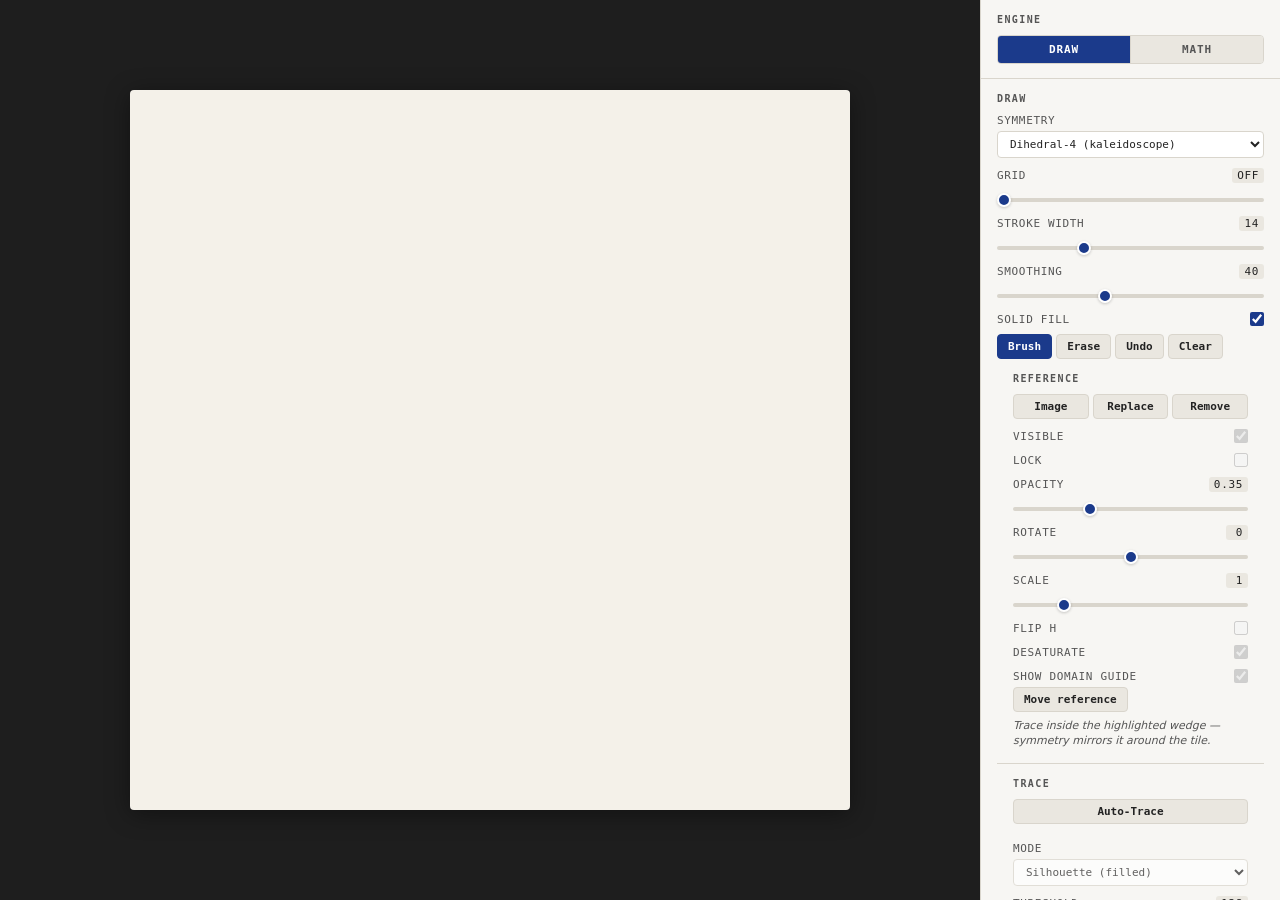
<file: tile-generator/index.html>
<!DOCTYPE html>
<html lang="en">
<head>
  <meta charset="UTF-8">
  <meta name="viewport" content="width=device-width, initial-scale=1.0">
  <title>Tile Symbol Generator</title>
  <link rel="stylesheet" href="styles.css">
</head>
<body>

<div class="app">

  <!-- ===== PREVIEW ===== -->
  <div class="preview">
    <svg id="canvas" xmlns="http://www.w3.org/2000/svg" viewBox="0 0 720 720" width="720" height="720">
      <defs></defs>
      <rect id="bg-rect" x="0" y="0" width="720" height="720" fill="#F4F1E9"/>
      <g id="symbol"></g>
    </svg>
  </div>

  <!-- ===== PANEL ===== -->
  <div class="panel">

    <!-- Engine -->
    <div class="section">
      <div class="section-title">Engine</div>
      <div class="toggle-group">
        <button class="toggle-btn active" data-engine="draw">Draw</button>
        <button class="toggle-btn" data-engine="math">Math</button>
      </div>
    </div>

    <!-- Draw controls -->
    <div class="section" id="draw-controls">
      <div class="section-title">Draw</div>

      <div class="ctrl-label">Symmetry</div>
      <select id="symmetry" class="ctrl-select">
        <option value="mirror">Mirror</option>
        <option value="rot4">4-fold Rotation</option>
        <option value="rot6">6-fold Rotation</option>
        <option value="rot8">8-fold Rotation</option>
        <option value="d4" selected>Dihedral-4 (kaleidoscope)</option>
      </select>

      <div class="ctrl-label">Grid <span class="ctrl-val" id="grid-val">OFF</span></div>
      <input type="range" id="grid" min="0" max="96" value="0" step="4" class="ctrl-range">

      <div class="ctrl-label">Stroke width <span class="ctrl-val" id="sw-val">14</span></div>
      <input type="range" id="stroke-width" min="2" max="40" value="14" step="1" class="ctrl-range">

      <div class="ctrl-label">Smoothing <span class="ctrl-val" id="smooth-val">40</span></div>
      <input type="range" id="smoothing" min="0" max="100" value="40" step="5" class="ctrl-range">

      <div class="ctrl-label">
        Solid fill
        <input type="checkbox" id="solid" checked class="ctrl-check">
      </div>

      <div class="tool-group">
        <button class="ctrl-btn active" id="btn-brush">Brush</button>
        <button class="ctrl-btn" id="btn-erase">Erase</button>
        <button class="ctrl-btn" id="btn-undo">Undo</button>
        <button class="ctrl-btn" id="btn-clear">Clear</button>
      </div>

      <!-- Reference image -->
      <div class="section" id="ref-controls">
        <div class="section-title">Reference</div>

        <div class="ref-upload-row">
          <button class="ctrl-btn" id="btn-ref-upload">Image</button>
          <button class="ctrl-btn" id="btn-ref-replace" disabled>Replace</button>
          <button class="ctrl-btn" id="btn-ref-remove" disabled>Remove</button>
          <input type="file" id="ref-file-input" accept="image/*" hidden>
        </div>

        <div class="ctrl-label">
          Visible
          <input type="checkbox" id="ref-visible" checked class="ctrl-check" disabled>
        </div>

        <div class="ctrl-label">
          Lock
          <input type="checkbox" id="ref-locked" class="ctrl-check" disabled>
        </div>

        <div class="ctrl-label">Opacity <span class="ctrl-val" id="ref-opacity-val">0.35</span></div>
        <input type="range" id="ref-opacity" min="0.05" max="1" value="0.35" step="0.05" class="ctrl-range" disabled>

        <div class="ctrl-label">Rotate <span class="ctrl-val" id="ref-rotate-val">0</span></div>
        <input type="range" id="ref-rotate" min="-180" max="180" value="0" step="5" class="ctrl-range" disabled>

        <div class="ctrl-label">Scale <span class="ctrl-val" id="ref-scale-val">1</span></div>
        <input type="range" id="ref-scale" min="0.25" max="4" value="1" step="0.05" class="ctrl-range" disabled>

        <div class="ctrl-label">
          Flip H
          <input type="checkbox" id="ref-fliph" class="ctrl-check" disabled>
        </div>

        <div class="ctrl-label">
          Desaturate
          <input type="checkbox" id="ref-desaturate" checked class="ctrl-check" disabled>
        </div>

        <div class="ctrl-label">
          Show domain guide
          <input type="checkbox" id="ref-show-domain" checked class="ctrl-check" disabled>
        </div>

        <button class="ctrl-btn" id="btn-ref-move" disabled>Move reference</button>
        <div class="ref-hint">Trace inside the highlighted wedge — symmetry mirrors it around the tile.</div>
      </div>

      <!-- Auto-trace controls -->
      <div class="section" id="trace-controls">
        <div class="section-title">Trace</div>

        <button class="ctrl-btn" id="btn-auto-trace" disabled style="width:100%;margin-bottom:8px">Auto-Trace</button>

        <div class="ctrl-label">Mode</div>
        <select id="trace-mode" class="ctrl-select" disabled>
          <option value="silhouette" selected>Silhouette (filled)</option>
          <option value="outline">Outline (stroked)</option>
        </select>

        <div class="ctrl-label">Threshold <span class="ctrl-val" id="trace-thresh-val">128</span></div>
        <input type="range" id="trace-threshold" min="1" max="255" value="128" step="1" class="ctrl-range" disabled>

        <div class="ctrl-label">
          Invert
          <input type="checkbox" id="trace-invert" class="ctrl-check" disabled>
        </div>

        <div class="ctrl-label">
          Keep holes
          <input type="checkbox" id="trace-keep-holes" class="ctrl-check" disabled>
        </div>

        <div class="ctrl-label">Detail <span class="ctrl-val" id="trace-detail-val">50</span></div>
        <input type="range" id="trace-detail" min="0" max="100" value="50" step="5" class="ctrl-range" disabled>

        <div class="ctrl-label">
          Smooth
          <input type="checkbox" id="trace-smooth" checked class="ctrl-check" disabled>
        </div>

        <div class="ctrl-label">
          Fold with symmetry
          <input type="checkbox" id="trace-fold" class="ctrl-check" disabled>
        </div>

        <div class="tool-group" style="margin-top:8px">
          <button class="ctrl-btn" id="btn-retrace" disabled>Re-trace</button>
          <button class="ctrl-btn" id="btn-clear-trace" disabled>Clear trace</button>
        </div>

        <div id="trace-error" class="it-error" style="display:none"></div>
      </div>
    </div>

    <!-- Math controls -->
    <div class="section" id="math-controls" hidden>
      <div class="section-title">Math</div>

      <div class="ctrl-label">Grid N <span class="ctrl-val" id="n-val">6</span></div>
      <input type="range" id="grid-n" min="2" max="24" value="6" step="1" class="ctrl-range">

      <div class="ctrl-label">Rule</div>
      <select id="rule" class="ctrl-select">
        <option value="mod_add">Mod-Add</option>
        <option value="rotation">Rotation</option>
        <option value="checker">Checker</option>
        <option value="substitution">Substitution</option>
      </select>

      <div class="ctrl-label">Rot step <span class="ctrl-val" id="rs-val">1</span></div>
      <input type="range" id="rot-step" min="1" max="4" value="1" step="1" class="ctrl-range">

      <button class="ctrl-btn" id="btn-reroll" style="margin-top:8px;width:100%">Reroll</button>

      <div class="ctrl-label" style="margin-top:12px">Legend</div>
      <div id="legend-entries"></div>
    </div>

    <!-- Palette -->
    <div class="section">
      <div class="section-title">Palette</div>

      <div class="ctrl-label">Primary ink</div>
      <input type="color" id="ink-0" value="#1B3A8B" class="ctrl-color">

      <div class="ctrl-label">Secondary ink</div>
      <input type="color" id="ink-1" value="#1B3A8B" class="ctrl-color">

      <div class="ctrl-label">Background</div>
      <input type="color" id="bg-color" value="#F4F1E9" class="ctrl-color">
    </div>

    <!-- Texture -->
    <div class="section">
      <div class="section-title">Texture</div>

      <div class="ctrl-label">
        Ink texture
        <input type="checkbox" id="texture-on" checked class="ctrl-check">
      </div>

      <div class="ctrl-label">Distress <span class="ctrl-val" id="dist-val">45</span></div>
      <input type="range" id="distress" min="0" max="100" value="45" step="1" class="ctrl-range">
    </div>

    <!-- Export -->
    <div class="section">
      <div class="section-title">Export</div>
      <div class="export-grid">
        <button class="ctrl-btn" id="btn-copy-png">Copy PNG</button>
        <button class="ctrl-btn" id="btn-export-png">Export PNG</button>
        <button class="ctrl-btn" id="btn-export-svg">Export SVG</button>
        <button class="ctrl-btn" id="btn-save-json">Save JSON</button>
        <button class="ctrl-btn" id="btn-load-json" style="grid-column:span 2">Load JSON</button>
      </div>
      <div class="ctrl-label" style="margin-top:6px">
        Include reference in project file
        <input type="checkbox" id="save-include-ref" checked class="ctrl-check">
      </div>
      <input type="file" id="json-input" accept=".json" hidden>
    </div>

  </div>
</div>

<script type="module" src="src/main.js"></script>

</body>
</html>
</file>
<file: tile-generator/styles.css>
/* Tile-Symbol Generator — minimal monospace editor UI */

*, *::before, *::after { box-sizing: border-box; margin: 0; padding: 0; }

:root {
  --bg:       #1e1e1e;
  --panel:    #f7f6f3;
  --panel-border: #d9d5cc;
  --label:    #555;
  --text:     #222;
  --accent:   #1B3A8B;
  --btn-bg:   #eae7e0;
  --btn-hover:#ddd9d0;
  --active:   #1B3A8B;
  --active-fg:#fff;
  --mono:     "SF Mono", "Cascadia Code", "Consolas", "Menlo", monospace;
  --sans:     -apple-system, system-ui, sans-serif;
}

html, body { height: 100%; }

body {
  font-family: var(--sans);
  background: var(--bg);
  color: var(--text);
  display: flex;
  flex-direction: column;
}

/* ---- layout ---- */

.app {
  display: flex;
  flex: 1;
  min-height: 0;
}

.preview {
  flex: 1;
  display: flex;
  align-items: center;
  justify-content: center;
  padding: 32px;
  background: var(--bg);
}

.preview svg {
  max-width: 100%;
  max-height: calc(100vh - 64px);
  border-radius: 4px;
  box-shadow: 0 4px 24px rgba(0,0,0,.4);
}

.panel {
  width: 300px;
  min-width: 300px;
  background: var(--panel);
  border-left: 1px solid var(--panel-border);
  overflow-y: auto;
  max-height: 100vh;
}

/* ---- sections ---- */

.section {
  border-bottom: 1px solid var(--panel-border);
  padding: 14px 16px;
}

.section-title {
  font-family: var(--mono);
  font-size: 10px;
  font-weight: 700;
  letter-spacing: .14em;
  text-transform: uppercase;
  color: var(--label);
  margin-bottom: 10px;
}

/* ---- labels ---- */

.ctrl-label {
  display: flex;
  justify-content: space-between;
  align-items: center;
  font-family: var(--mono);
  font-size: 11px;
  font-weight: 500;
  color: var(--label);
  text-transform: uppercase;
  letter-spacing: .06em;
  margin-bottom: 4px;
  margin-top: 10px;
}

.ctrl-label:first-child { margin-top: 0; }

.ctrl-val {
  font-family: var(--mono);
  font-size: 11px;
  color: var(--text);
  background: var(--btn-bg);
  padding: 1px 5px;
  border-radius: 3px;
  min-width: 2em;
  text-align: right;
}

/* ---- engine toggle ---- */

.toggle-group {
  display: flex;
  gap: 0;
  border-radius: 4px;
  overflow: hidden;
  border: 1px solid var(--panel-border);
}

.toggle-btn {
  flex: 1;
  padding: 7px 0;
  font-family: var(--mono);
  font-size: 11px;
  font-weight: 600;
  letter-spacing: .08em;
  text-transform: uppercase;
  border: none;
  cursor: pointer;
  background: var(--btn-bg);
  color: var(--label);
  transition: background .12s, color .12s;
}

.toggle-btn:not(:last-child) {
  border-right: 1px solid var(--panel-border);
}

.toggle-btn:hover { background: var(--btn-hover); }
.toggle-btn.active { background: var(--active); color: var(--active-fg); }

/* ---- controls ---- */

.ctrl-select {
  width: 100%;
  padding: 5px 8px;
  font-family: var(--mono);
  font-size: 11px;
  border: 1px solid var(--panel-border);
  border-radius: 4px;
  background: #fff;
  color: var(--text);
  cursor: pointer;
}

.ctrl-range {
  width: 100%;
  height: 4px;
  -webkit-appearance: none;
  appearance: none;
  background: var(--panel-border);
  border-radius: 2px;
  outline: none;
  margin: 4px 0 2px;
}

.ctrl-range::-webkit-slider-thumb {
  -webkit-appearance: none;
  width: 14px;
  height: 14px;
  border-radius: 50%;
  background: var(--active);
  border: 2px solid #fff;
  cursor: pointer;
  box-shadow: 0 1px 3px rgba(0,0,0,.2);
}

.ctrl-range::-moz-range-thumb {
  width: 14px;
  height: 14px;
  border-radius: 50%;
  background: var(--active);
  border: 2px solid #fff;
  cursor: pointer;
}

.ctrl-check {
  width: 14px;
  height: 14px;
  accent-color: var(--active);
  cursor: pointer;
}

.ctrl-color {
  width: 100%;
  height: 28px;
  border: 1px solid var(--panel-border);
  border-radius: 4px;
  padding: 1px;
  cursor: pointer;
  background: #fff;
}

/* ---- tool buttons ---- */

.tool-group {
  display: flex;
  gap: 4px;
  margin-top: 8px;
}

.ctrl-btn {
  padding: 5px 10px;
  font-family: var(--mono);
  font-size: 11px;
  font-weight: 600;
  border: 1px solid var(--panel-border);
  border-radius: 4px;
  background: var(--btn-bg);
  color: var(--text);
  cursor: pointer;
  transition: background .12s;
}

.ctrl-btn:hover { background: var(--btn-hover); }
.ctrl-btn.active { background: var(--active); color: var(--active-fg); border-color: var(--active); }
.ctrl-btn.sm { padding: 3px 7px; font-size: 12px; line-height: 1; }

/* ---- legend editor ---- */

.legend-row {
  display: flex;
  align-items: center;
  gap: 4px;
  margin-bottom: 4px;
}

.legend-idx {
  font-family: var(--mono);
  font-size: 10px;
  font-weight: 700;
  color: var(--label);
  width: 14px;
  text-align: center;
  flex-shrink: 0;
}

.legend-select { flex: 1; font-size: 10px; padding: 3px 4px; }
.legend-ink { width: 56px; flex: none; font-size: 10px; padding: 3px 4px; }

/* ---- image tile panel ---- */

.it-panel {
  margin-top: 10px;
  padding: 10px;
  border: 1px solid var(--panel-border);
  border-radius: 4px;
  background: #fff;
}

.it-drop {
  padding: 16px 8px;
  border: 2px dashed var(--panel-border);
  border-radius: 4px;
  text-align: center;
  cursor: pointer;
  font-family: var(--mono);
  font-size: 10px;
  color: var(--label);
  transition: border-color .15s, background .15s;
}

.it-drop:hover, .it-drop.drag {
  border-color: var(--accent);
  background: rgba(27, 58, 139, .05);
}

.it-error {
  font-family: var(--mono);
  font-size: 10px;
  color: #c33;
  margin-top: 6px;
  text-align: center;
}

.it-controls .ctrl-label { margin-top: 8px; }
.it-controls .ctrl-label:first-child { margin-top: 6px; }

/* ---- custom tile tray ---- */

.custom-tray {
  margin-top: 8px;
  display: flex;
  flex-direction: column;
  gap: 3px;
}

.custom-chip {
  display: flex;
  align-items: center;
  gap: 4px;
  padding: 3px 4px;
  background: var(--btn-bg);
  border-radius: 3px;
}

.custom-chip svg { flex-shrink: 0; }

.custom-chip-label {
  flex: 1;
  font-family: var(--mono);
  font-size: 10px;
  color: var(--label);
  overflow: hidden;
  text-overflow: ellipsis;
  white-space: nowrap;
}

/* ---- reference controls ---- */

.ref-upload-row {
  display: flex;
  gap: 4px;
  margin-bottom: 8px;
}
.ref-upload-row .ctrl-btn { flex: 1; font-size: 11px; }
.ref-hint {
  margin-top: 6px;
  font-size: 11px;
  color: var(--label);
  font-style: italic;
  line-height: 1.4;
}
#btn-ref-move.active {
  background: var(--active);
  color: var(--active-fg);
}

/* ---- export buttons ---- */

.export-grid {
  display: grid;
  grid-template-columns: 1fr 1fr;
  gap: 4px;
}

.export-grid .ctrl-btn {
  text-align: center;
  font-size: 10px;
  padding: 6px 4px;
}

/* ---- drag-drop reference feedback ---- */

.preview.ref-drag-over svg {
  outline: 2px dashed var(--accent);
  outline-offset: -2px;
}

/* ---- responsive ---- */

@media (max-width: 768px) {
  .app { flex-direction: column; }
  .panel { width: 100%; min-width: 0; max-height: none; border-left: none; border-top: 1px solid var(--panel-border); }
  .preview { padding: 16px; }
}
</file>
